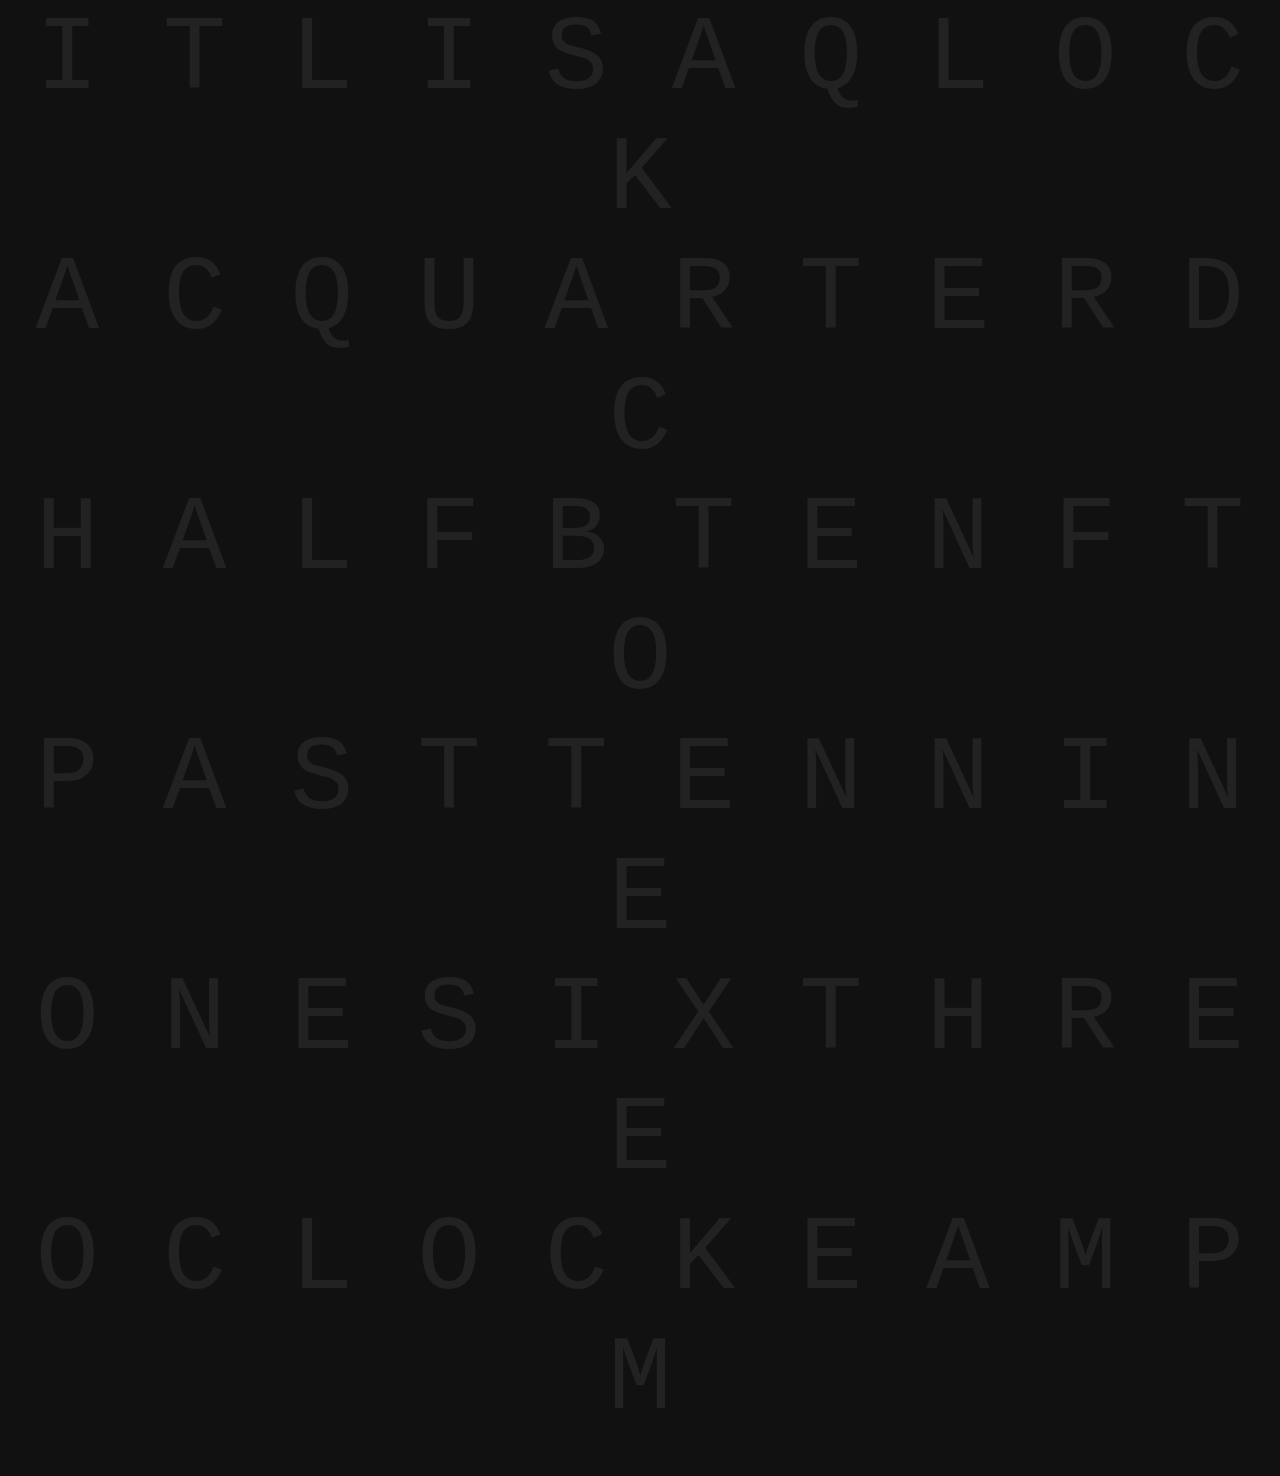
<file: Qlock/index.html>
<!DOCTYPE html>
<html lang="en">

<head>
    <meta charset="utf-8">
    <link rel="stylesheet" href="style.css">
    <title>Qlock</title>
    <script id=""></script>
</head>

<body>
    <div id="small-clock" class="clock"></div>
    <div id="medium-clock" class="clock"></div>
    <div id="clock" class="clock"></div>
    <script src="background.js"></script>
</body>

</html>
</file>
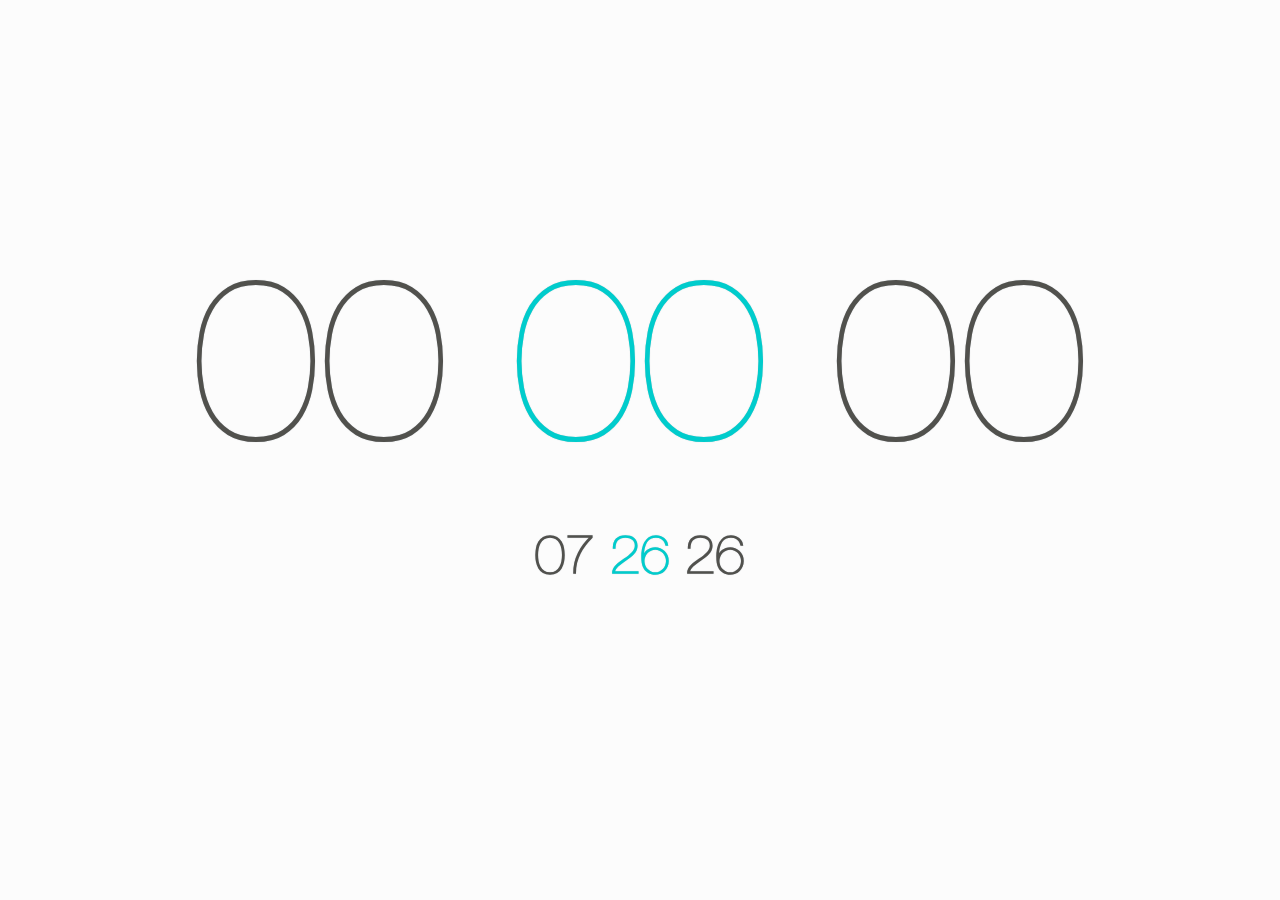
<file: Theme Clock/clock.html>
<!DOCTYPE html>
<html>

<head>
    <meta charset="UTF-8" />
    <title>Date and Time</title>
    <link rel="stylesheet" type="text/css" href="style/theme.css" />
</head>

<body id="body">
    <label for="themeswitch"></label>
    <input type="checkbox" id="themeswitch" value="save" onclick="save()" />
    <div class="main">
        <div id="clock">
            <span id="hours">00</span> <span id="minutes">00</span> <span id="seconds">00</span>
        </div>
        <div id="today">
            <span id="month"></span> <span id="date"></span> <span id="year"></span>
        </div>
    </div>
    <script src="js/clock.js"></script>
</body>

</html>
</file>
<file: Qlock/style.css>
* {
  margin: 0;
  padding: 0;
}
html, body {
  height: 100%;
  width: 100%;
}

/* Use display:table and display:table-cell
so that we can use vertical-align:middle */
body {
  display: table;
  background: #111;
  color: #fff;
}

/*#clock { font-family: monospace; font-size: 1.75em; margin: 0 auto;  position: relative; }*/
#small-clock { display: none; }
#medium-clock { display: none; }
#clock { font-size: 106px; }
.clock { display: table-cell; vertical-align: middle; font-family: monospace; color: #222; }
.row { text-align: center; }
.cell { }
.lit { color: #fff; }

/* zoom levels and sizes
  30%   = 76  x 48
  40%   = 102 x 64
  50%   = 128 x 80
  60%   = 153 x 96
  70%   = 179 x 112
  80%   = 204 x 128
  90%   = 230 x 144
  100%  = 256 x 160

  150%  = 384 x 240
  160%  = 409 x 256
  170%  = 435 x 272

  200%  = 512 x 320
*/

@media (min-width:76px) and (max-width:101px) {
  #small-clock { display: table-cell; font-size: 12px; }
  #clock, #medium-clock { display: none; }
}
@media (min-width:102px) and (max-width:127px) {
  #small-clock { display: table-cell; font-size: 14px; }
  #clock, #medium-clock { display: none; }
}
@media (min-width:128px) and (max-width:152px) {
  #small-clock { display: table-cell; font-size: 17px; }
  #clock, #medium-clock { display: none; }
}
@media (min-width:153px) and (max-width:178px) {
  #small-clock { display: table-cell; font-size: 19px; }
  #clock, #medium-clock { display: none; }
}
@media (min-width:179px) and (max-width:203px) {
  #medium-clock { display: table-cell; font-size: 17px; }
  #clock, #small-clock { display: none; }
}
@media (min-width:204px) and (max-width:230px) {
  #medium-clock { display: table-cell; font-size: 20px; }
  #clock, #small-clock { display: none; }
}
@media (min-width:230px) and (max-width:255px) {
  #medium-clock { display: table-cell; font-size: 22px; }
  #clock, #small-clock { display: none; }
}
@media (min-width:256px) and (max-width:280px) {
  /* 100%: 6 x 11*/
  #clock { display: table-cell; font-size: 20px; }
  #medium-clock, #small-clock { display: none; }
  /* 100%: 6 x 10*/
  /*#clock { font-size: 24px; }*/
}
@media (min-width:281px) and (max-width:306px) {
  /* 110%: 6 x 11*/
  #clock { display: table-cell; font-size: 21px; }
  #medium-clock, #small-clock { display: none; }
  /* 110%: 6 x 10*/
  /*#clock { font-size: 28px; }*/
}
@media (min-width:307px) and (max-width:331px) {
  /* 120%: 6 x 11*/
  #clock { display: table-cell; font-size: 23px; }
  #medium-clock, #small-clock { display: none; }
  /* 120%: 6 x 10*/
  /*#clock { font-size: 28px; }*/
}
@media (min-width:332px) and (max-width:357px) {
  /* 130%: 6 x 11*/
  #clock { display: table-cell; font-size: 25px; }
  #medium-clock, #small-clock { display: none; }
  /* 130%: 6 x 10*/
  /*#clock { font-size: 30px; }*/
}
@media (min-width:358px) and (max-width:383px) {
  /* 140%: 6 x 11*/
  #clock { display: table-cell; font-size: 27px; }
  #medium-clock, #small-clock { display: none; }
  /* 140%: 6 x 10*/
  /*#clock { font-size: 31px; }*/
}
@media (min-width:384px) and (max-width:408px) {
  /* 150%: 6 x 11*/
  #clock { display: table-cell; font-size: 29px; }
  #medium-clock, #small-clock { display: none; }
  /* 150%: 6 x 10*/
  /*#clock { font-size: 35px; }*/
}
@media (min-width:409px) and (max-width:434px) {
  /* 160%: 6 x 11*/
  #clock { display: table-cell; font-size: 31px; }
  #medium-clock, #small-clock { display: none; }
  /* 160%: 6 x 10*/
  /*#clock { font-size: 35px; }*/
}
@media (min-width:435px) and (max-width:459px) {
  /* 170%: 6 x 11*/
  #clock { display: table-cell; font-size: 33px; }
  #medium-clock, #small-clock { display: none; }
  /* 170%: 6 x 10*/
  /*#clock { font-size: 39px; }*/
}
@media (min-width:460px) and (max-width:485px) {
  /* 180%: 6 x 11*/
  #clock { display: table-cell; font-size: 35px; }
  #medium-clock, #small-clock { display: none; }
  /* 180%: 6 x 10*/
  /*#clock { font-size: 40px; }*/
}
@media (min-width:486px) and (max-width:511px) {
  /* 190%: 6 x 11*/
  #clock { display: table-cell; font-size: 37px; }
  #medium-clock, #small-clock { display: none; }
  /* 190%: 6 x 10*/
  /*#clock { font-size: 44px; }*/
}
@media (min-width:512px) and (max-width:512px) {
  /* 200%: 6 x 11*/
  #clock { display: table-cell; font-size: 39px; }
  #medium-clock, #small-clock { display: none; }
  /* 200%: 6 x 10*/
  /*#clock { font-size: 46px; }*/
}
</file>
<file: Theme Clock/style/theme.css>
:root {
	--bgDay: hsl(0, 0%, 99%);
	--bgNight: hsl(240, 4%, 10%);
	--fgDay: hsl(60, 3%, 31%);
	--fgDayShadow: hsla(213, 10%, 64%, .6);
	--fgNight: hsl(210, 6%, 62%);
	--fgNightShadow: hsla(213, 10%, 55%, 0.6);
	--fgHiDay: hsl(180, 100%, 40%);
	--fgHiNight: hsl(180, 100%, 40%);
}

@font-face {
	font-family: 'HelveticaNeueLTCom-UltLt';
	src: url('fonts/HelveticaNeueLTCom-UltLt.ttf') format('truetype');
}

@font-face {
	font-family: 'HelveticaNeueLTCom-Md';
	src: url('fonts/HelveticaNeueLTCom-Md.ttf') format('truetype');
}

html, body {height: 100%}

body {
	/* Firefox */
	-moz-transition-property: background-color;
	-moz-transition-duration: 1s;
	/* WebKit */
	-webkit-transition-property: background-color;
	-webkit-transition-duration: 1s;
	/* Standard */
	transition-property: background-color;
	transition-duration: 1s;
	cursor: default;
}

/*Wrapper*/
.main {
	background: var(--bgDay);
	padding: 20px;
	width: 100%;
	height: 100%;
}

/* Sizing & Transition */
*, *:after, *:before {
	-webkit-box-sizing: border-box;
	-moz-box-sizing: border-box;
	box-sizing: border-box;
}

* {
	margin: 0;
	padding: 0;
	-webkit-transition: all 1s ease;
	-moz-transition: all 1s ease;
	-ms-transition: all 1s ease;
	transition: all 1s ease;
}

/*Theme switcher*/
label {
	display: block;
	height: 100%;
	width: 100%;
	background: transparent;
	margin: 0;
	position: fixed;
	z-index: 1;
}

input#themeswitch {
	position: absolute;
	top: -9999px;
	left: -9999px;
}

/* Clock */
#clock {
	font-family: "HelveticaNeueLTCom-UltLt", "Helvetica Neue", "Helvetica", "Segoe UI Light", sans-serif !important;
	text-shadow: var(--fgDayShadow) 0 0 1px;
	text-align: center;
	font-size: 18vw;
	color: var(--fgDay);
	margin-top: 20vh;
	position: relative;
}

#minutes {color: var(--fgHiDay)}

/* Date */
#today {
	font-family: "HelveticaNeueLTCom-UltLt", "Helvetica Neue", "Helvetica", "Segoe UI Light", sans-serif !important;
	font-weight: bolder;
	text-align: center;
	font-size: 6vh;
	margin-top: 5px;
	width: 100%;
	color: var(--fgDay);
	text-shadow: var(--fgDayShadow) 0 0 1px;
}

#date {color: var(--fgHiDay)}

/* Night theme */
input#themeswitch:checked+.main {background: var(--bgNight)}

input#themeswitch:checked+.main #clock, input#themeswitch:checked+.main #today {color: var(--fgNight); text-shadow: var(--fgNightShadow) 0 0 1px}

input#themeswitch:checked+.main #minutes, input#themeswitch:checked+.main #date {color: var(--fgHiNight)}

/* Narrow sreen size */
@media screen and (max-width: 600px) {
	#clock {
		display: grid;
		font-size: 20vh;
		margin-top: 5vh;
	}
}
</file>
